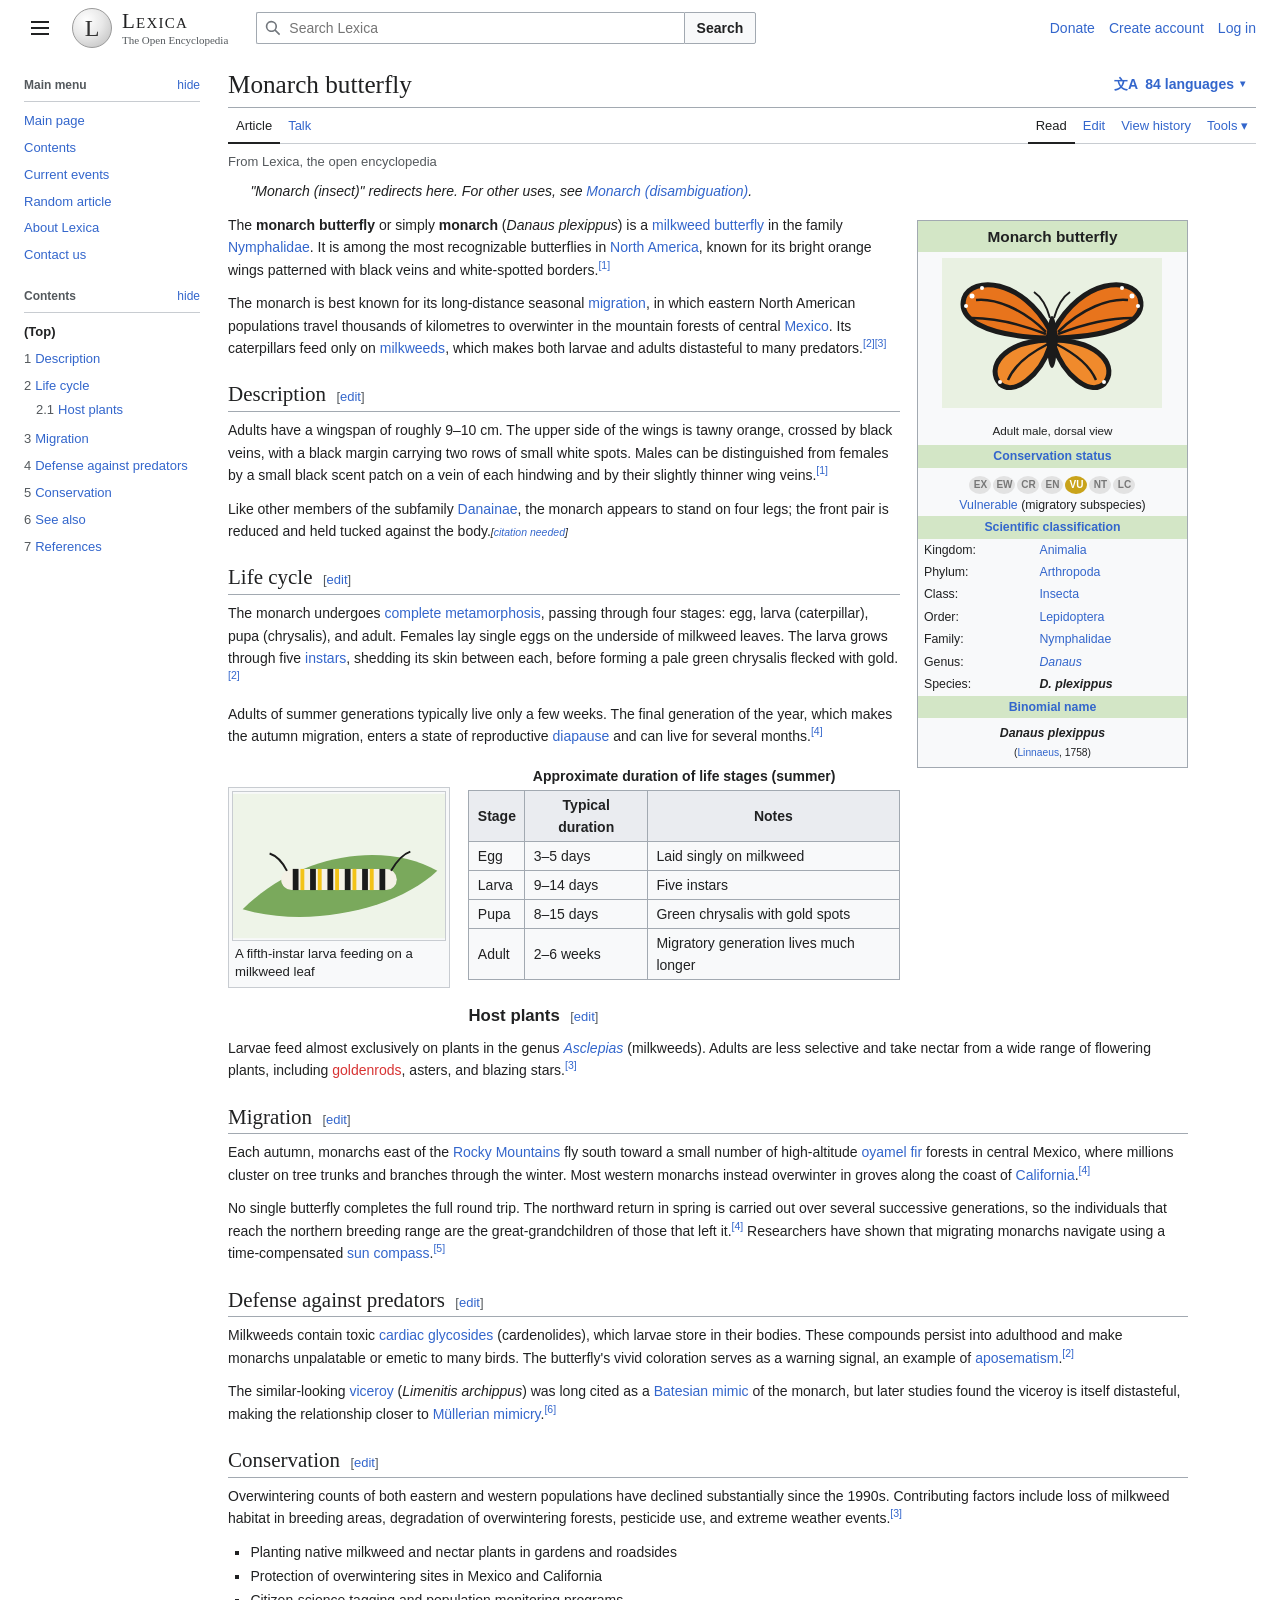
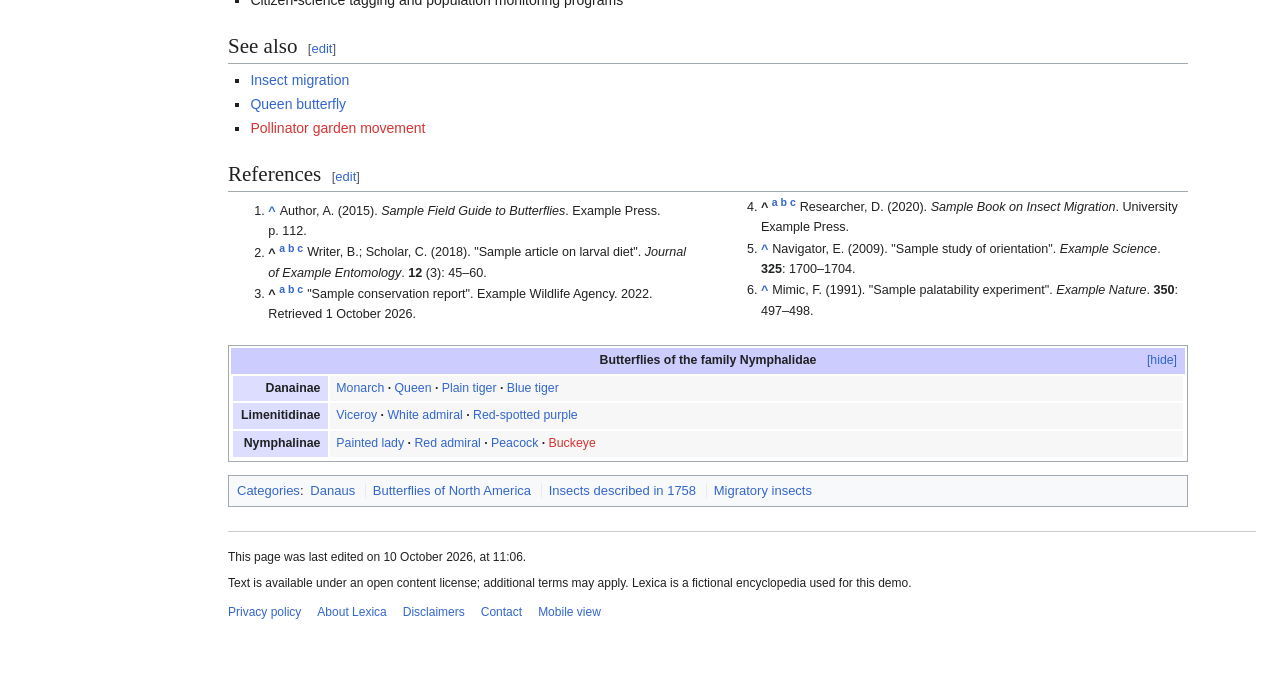
<file: index.html>
<!doctype html>
<html lang="en"><head><meta charset="utf-8"><meta name="viewport" content="width=device-width, initial-scale=1"><meta http-equiv="refresh" content="0; url=wikipedia.html"><title>Wikipedia Clone</title></head><body><a href="wikipedia.html">Open the encyclopedia</a></body></html>
</file>
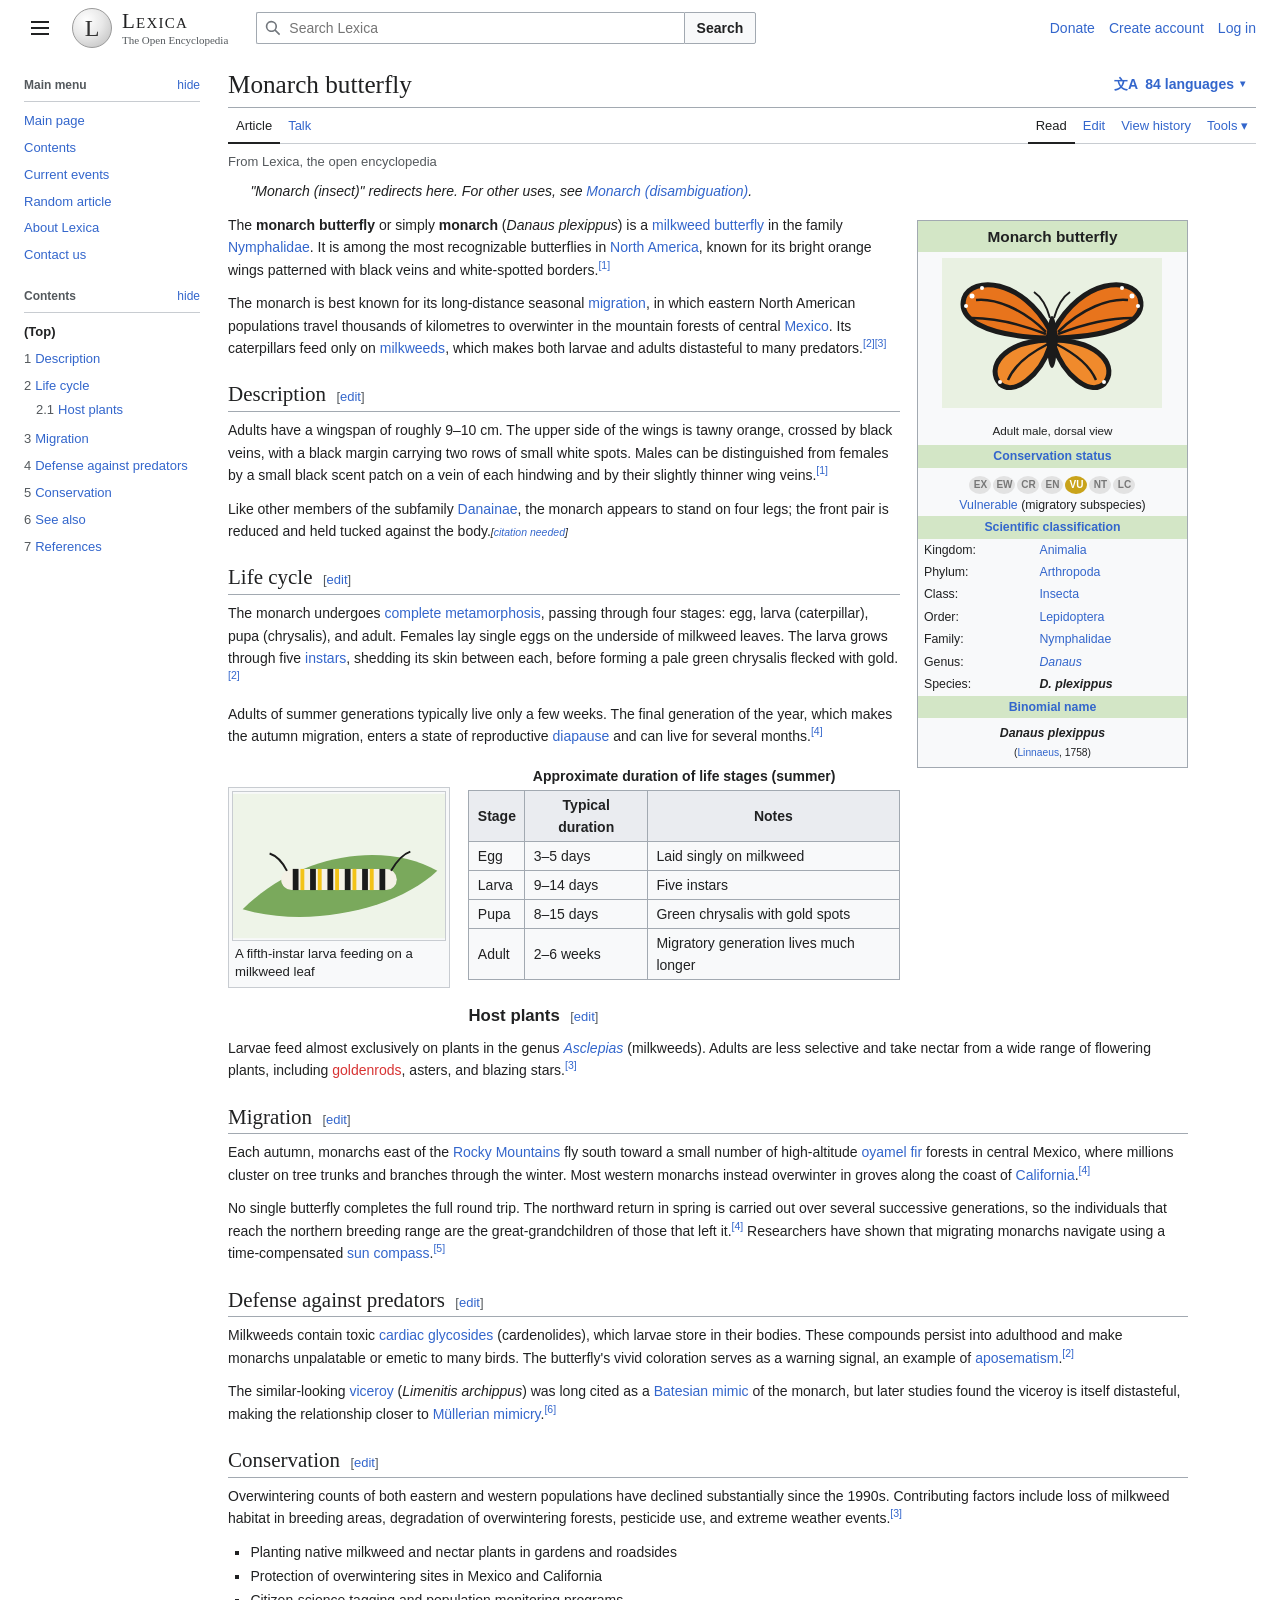
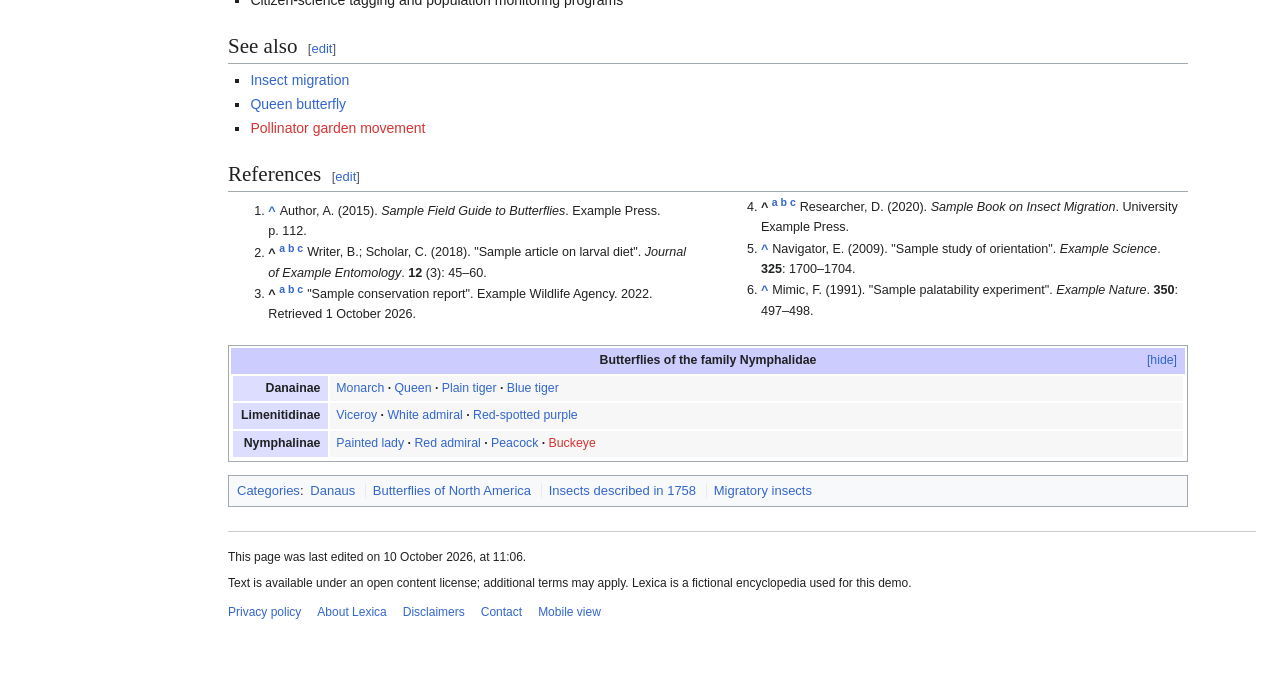
<file: wikipedia.html>
<!DOCTYPE html>
<html lang="en">
<head>
<meta charset="utf-8">
<meta name="viewport" content="width=device-width, initial-scale=1">
<title>Monarch butterfly - Lexica</title>
<link rel="stylesheet" href="stylewikipedia.css">
</head>
<body>
<div class="page">

  <!-- Header -->
  <header class="header">
    <div class="hamburger" title="Main menu"><span></span></div>
    <a class="logo" href="#">
      <div class="logo-mark">L</div>
      <div class="logo-text">
        <div class="wordmark">Lexica</div>
        <div class="tagline">The Open Encyclopedia</div>
      </div>
    </a>
    <form class="search" onsubmit="return false">
      <input type="search" placeholder="Search Lexica" aria-label="Search Lexica">
      <button type="submit">Search</button>
    </form>
    <div class="user-links">
      <a href="#" class="hide-sm">Donate</a>
      <a href="#" class="hide-sm">Create account</a>
      <a href="#">Log in</a>
    </div>
  </header>

  <div class="layout">

    <!-- Left sidebar: main menu + contents -->
    <aside class="sidebar">
      <nav>
        <h3>Main menu <span class="pin">hide</span></h3>
        <ul>
          <li><a href="#">Main page</a></li>
          <li><a href="#">Contents</a></li>
          <li><a href="#">Current events</a></li>
          <li><a href="#">Random article</a></li>
          <li><a href="#">About Lexica</a></li>
          <li><a href="#">Contact us</a></li>
        </ul>

        <div class="toc">
          <h3>Contents <span class="pin">hide</span></h3>
          <ul>
            <li><a href="#top" class="active">(Top)</a></li>
            <li><a href="#Description"><span class="num">1</span>Description</a></li>
            <li><a href="#Life_cycle"><span class="num">2</span>Life cycle</a>
              <ul>
                <li><a href="#Host_plants"><span class="num">2.1</span>Host plants</a></li>
              </ul>
            </li>
            <li><a href="#Migration"><span class="num">3</span>Migration</a></li>
            <li><a href="#Defense"><span class="num">4</span>Defense against predators</a></li>
            <li><a href="#Conservation"><span class="num">5</span>Conservation</a></li>
            <li><a href="#See_also"><span class="num">6</span>See also</a></li>
            <li><a href="#References"><span class="num">7</span>References</a></li>
          </ul>
        </div>
      </nav>
    </aside>

    <!-- Article -->
    <main id="top">
      <div class="title-bar">
        <h1 class="firstHeading">Monarch butterfly</h1>
        <span class="lang-btn">文A&nbsp; 84 languages</span>
      </div>

      <div class="tabs">
        <ul>
          <li class="selected"><a href="#">Article</a></li>
          <li><a href="#">Talk</a></li>
        </ul>
        <ul>
          <li class="selected"><a href="#">Read</a></li>
          <li><a href="#">Edit</a></li>
          <li><a href="#">View history</a></li>
          <li><a href="#">Tools ▾</a></li>
        </ul>
      </div>

      <div class="content-wrap">
        <div class="body-content">
          <div class="tagline-from">From Lexica, the open encyclopedia</div>
          <div class="hatnote">"Monarch (insect)" redirects here. For other uses, see <a href="#">Monarch (disambiguation)</a>.</div>

          <!-- Infobox -->
          <table class="infobox">
            <tr><th colspan="2" class="ib-title">Monarch butterfly</th></tr>
            <tr><td colspan="2" class="ib-image">
              <svg viewBox="0 0 220 150" width="220" height="150" role="img" aria-label="Illustration of a monarch butterfly">
                <rect width="220" height="150" fill="#e9f1e2"/>
                <g stroke="#1b1b1b" stroke-width="5" stroke-linejoin="round">
                  <path d="M108 72 C80 20, 30 18, 22 40 C16 60, 40 78, 106 80 Z" fill="#e8741c"/>
                  <path d="M112 72 C140 20, 190 18, 198 40 C204 60, 180 78, 114 80 Z" fill="#e8741c"/>
                  <path d="M106 82 C60 84, 44 110, 58 126 C72 138, 98 118, 108 88 Z" fill="#f08a2c"/>
                  <path d="M114 82 C160 84, 176 110, 162 126 C148 138, 122 118, 112 88 Z" fill="#f08a2c"/>
                </g>
                <g stroke="#1b1b1b" stroke-width="2.5" fill="none">
                  <path d="M104 74 C80 50, 52 40, 34 42"/><path d="M104 76 C78 66, 52 60, 30 60"/>
                  <path d="M116 74 C140 50, 168 40, 186 42"/><path d="M116 76 C142 66, 168 60, 190 60"/>
                  <path d="M106 86 C86 96, 72 108, 66 122"/><path d="M114 86 C134 96, 148 108, 154 122"/>
                </g>
                <g fill="#fff">
                  <circle cx="30" cy="38" r="2.5"/><circle cx="24" cy="48" r="2"/><circle cx="40" cy="30" r="2"/>
                  <circle cx="190" cy="38" r="2.5"/><circle cx="196" cy="48" r="2"/><circle cx="180" cy="30" r="2"/>
                  <circle cx="58" cy="124" r="2"/><circle cx="162" cy="124" r="2"/>
                </g>
                <ellipse cx="110" cy="84" rx="5" ry="26" fill="#1b1b1b"/>
                <path d="M108 60 C104 46, 98 38, 92 34 M112 60 C116 46, 122 38, 128 34" stroke="#1b1b1b" stroke-width="2" fill="none"/>
              </svg>
            </td></tr>
            <tr><td colspan="2" class="ib-caption">Adult male, dorsal view</td></tr>
            <tr><th colspan="2" class="ib-section"><a href="#">Conservation status</a></th></tr>
            <tr><td colspan="2" class="ib-status">
              <div class="status-bar"><span>EX</span><span>EW</span><span>CR</span><span>EN</span><span class="on">VU</span><span>NT</span><span>LC</span></div>
              <a href="#">Vulnerable</a> (migratory subspecies)
            </td></tr>
            <tr><th colspan="2" class="ib-section"><a href="#">Scientific classification</a></th></tr>
            <tr><td>Kingdom:</td><td><a href="#">Animalia</a></td></tr>
            <tr><td>Phylum:</td><td><a href="#">Arthropoda</a></td></tr>
            <tr><td>Class:</td><td><a href="#">Insecta</a></td></tr>
            <tr><td>Order:</td><td><a href="#">Lepidoptera</a></td></tr>
            <tr><td>Family:</td><td><a href="#">Nymphalidae</a></td></tr>
            <tr><td>Genus:</td><td><a href="#"><i>Danaus</i></a></td></tr>
            <tr><td>Species:</td><td><b><i>D. plexippus</i></b></td></tr>
            <tr><th colspan="2" class="ib-section"><a href="#">Binomial name</a></th></tr>
            <tr><td colspan="2" class="binomial"><b><i>Danaus plexippus</i></b><br><small>(<a href="#">Linnaeus</a>, 1758)</small></td></tr>
          </table>

          <p>The <b>monarch butterfly</b> or simply <b>monarch</b> (<i>Danaus plexippus</i>) is a <a href="#">milkweed butterfly</a> in the family <a href="#">Nymphalidae</a>. It is among the most recognizable butterflies in <a href="#">North America</a>, known for its bright orange wings patterned with black veins and white-spotted borders.<sup class="reference"><a href="#cite-1">[1]</a></sup></p>

          <p>The monarch is best known for its long-distance seasonal <a href="#Migration">migration</a>, in which eastern North American populations travel thousands of kilometres to overwinter in the mountain forests of central <a href="#">Mexico</a>. Its caterpillars feed only on <a href="#">milkweeds</a>, which makes both larvae and adults distasteful to many predators.<sup class="reference"><a href="#cite-2">[2]</a></sup><sup class="reference"><a href="#cite-3">[3]</a></sup></p>

          <h2 id="Description">Description<span class="editsection">[<a href="#">edit</a>]</span></h2>
          <p>Adults have a wingspan of roughly 9–10&nbsp;cm. The upper side of the wings is tawny orange, crossed by black veins, with a black margin carrying two rows of small white spots. Males can be distinguished from females by a small black scent patch on a vein of each hindwing and by their slightly thinner wing veins.<sup class="reference"><a href="#cite-1">[1]</a></sup></p>
          <p>Like other members of the subfamily <a href="#">Danainae</a>, the monarch appears to stand on four legs; the front pair is reduced and held tucked against the body.<span class="citation-needed">[<a href="#">citation needed</a>]</span></p>

          <h2 id="Life_cycle">Life cycle<span class="editsection">[<a href="#">edit</a>]</span></h2>
          <div class="thumb left">
            <svg class="img" viewBox="0 0 220 150" aria-label="Illustration of a monarch caterpillar on a leaf">
              <rect width="220" height="150" fill="#eef4e8"/>
              <path d="M10 120 C70 60, 160 50, 212 80 C170 120, 80 140, 10 120 Z" fill="#7aa95c"/>
              <g>
                <rect x="50" y="78" width="120" height="22" rx="11" fill="#f4f1e6"/>
                <g fill="#1b1b1b"><rect x="62" y="78" width="6" height="22"/><rect x="80" y="78" width="6" height="22"/><rect x="98" y="78" width="6" height="22"/><rect x="116" y="78" width="6" height="22"/><rect x="134" y="78" width="6" height="22"/><rect x="152" y="78" width="6" height="22"/></g>
                <g fill="#f2c318"><rect x="70" y="78" width="4" height="22"/><rect x="88" y="78" width="4" height="22"/><rect x="106" y="78" width="4" height="22"/><rect x="124" y="78" width="4" height="22"/><rect x="142" y="78" width="4" height="22"/></g>
                <path d="M164 80 C172 66, 178 62, 184 60 M56 80 C50 68, 44 64, 38 62" stroke="#1b1b1b" stroke-width="2" fill="none"/>
              </g>
            </svg>
            <div class="cap">A fifth-instar larva feeding on a milkweed leaf</div>
          </div>
          <p>The monarch undergoes <a href="#">complete metamorphosis</a>, passing through four stages: egg, larva (caterpillar), pupa (chrysalis), and adult. Females lay single eggs on the underside of milkweed leaves. The larva grows through five <a href="#">instars</a>, shedding its skin between each, before forming a pale green chrysalis flecked with gold.<sup class="reference"><a href="#cite-2">[2]</a></sup></p>
          <p>Adults of summer generations typically live only a few weeks. The final generation of the year, which makes the autumn migration, enters a state of reproductive <a href="#">diapause</a> and can live for several months.<sup class="reference"><a href="#cite-4">[4]</a></sup></p>

          <table class="wikitable">
            <caption>Approximate duration of life stages (summer)</caption>
            <tr><th>Stage</th><th>Typical duration</th><th>Notes</th></tr>
            <tr><td>Egg</td><td>3–5 days</td><td>Laid singly on milkweed</td></tr>
            <tr><td>Larva</td><td>9–14 days</td><td>Five instars</td></tr>
            <tr><td>Pupa</td><td>8–15 days</td><td>Green chrysalis with gold spots</td></tr>
            <tr><td>Adult</td><td>2–6 weeks</td><td>Migratory generation lives much longer</td></tr>
          </table>

          <h3 id="Host_plants">Host plants<span class="editsection">[<a href="#">edit</a>]</span></h3>
          <p>Larvae feed almost exclusively on plants in the genus <a href="#"><i>Asclepias</i></a> (milkweeds). Adults are less selective and take nectar from a wide range of flowering plants, including <a href="#" class="new">goldenrods</a>, asters, and blazing stars.<sup class="reference"><a href="#cite-3">[3]</a></sup></p>

          <h2 id="Migration">Migration<span class="editsection">[<a href="#">edit</a>]</span></h2>
          <p>Each autumn, monarchs east of the <a href="#">Rocky Mountains</a> fly south toward a small number of high-altitude <a href="#">oyamel fir</a> forests in central Mexico, where millions cluster on tree trunks and branches through the winter. Most western monarchs instead overwinter in groves along the coast of <a href="#">California</a>.<sup class="reference"><a href="#cite-4">[4]</a></sup></p>
          <p>No single butterfly completes the full round trip. The northward return in spring is carried out over several successive generations, so the individuals that reach the northern breeding range are the great-grandchildren of those that left it.<sup class="reference"><a href="#cite-4">[4]</a></sup> Researchers have shown that migrating monarchs navigate using a time-compensated <a href="#">sun compass</a>.<sup class="reference"><a href="#cite-5">[5]</a></sup></p>

          <h2 id="Defense">Defense against predators<span class="editsection">[<a href="#">edit</a>]</span></h2>
          <p>Milkweeds contain toxic <a href="#">cardiac glycosides</a> (cardenolides), which larvae store in their bodies. These compounds persist into adulthood and make monarchs unpalatable or emetic to many birds. The butterfly's vivid coloration serves as a warning signal, an example of <a href="#">aposematism</a>.<sup class="reference"><a href="#cite-2">[2]</a></sup></p>
          <p>The similar-looking <a href="#">viceroy</a> (<i>Limenitis archippus</i>) was long cited as a <a href="#">Batesian mimic</a> of the monarch, but later studies found the viceroy is itself distasteful, making the relationship closer to <a href="#">Müllerian mimicry</a>.<sup class="reference"><a href="#cite-6">[6]</a></sup></p>

          <h2 id="Conservation">Conservation<span class="editsection">[<a href="#">edit</a>]</span></h2>
          <p>Overwintering counts of both eastern and western populations have declined substantially since the 1990s. Contributing factors include loss of milkweed habitat in breeding areas, degradation of overwintering forests, pesticide use, and extreme weather events.<sup class="reference"><a href="#cite-3">[3]</a></sup></p>
          <ul>
            <li>Planting native milkweed and nectar plants in gardens and roadsides</li>
            <li>Protection of overwintering sites in Mexico and California</li>
            <li>Citizen-science tagging and population monitoring programs</li>
          </ul>

          <h2 id="See_also">See also<span class="editsection">[<a href="#">edit</a>]</span></h2>
          <ul>
            <li><a href="#">Insect migration</a></li>
            <li><a href="#">Queen butterfly</a></li>
            <li><a href="#" class="new">Pollinator garden movement</a></li>
          </ul>

          <h2 id="References">References<span class="editsection">[<a href="#">edit</a>]</span></h2>
          <div class="reflist">
            <ol>
              <li id="cite-1"><span class="caret"><a href="#top">^</a></span><cite>Author, A. (2015). <i>Sample Field Guide to Butterflies</i>. Example Press. p.&nbsp;112.</cite></li>
              <li id="cite-2"><span class="caret">^ <sup><a href="#top">a</a> <a href="#top">b</a> <a href="#top">c</a></sup></span><cite>Writer, B.; Scholar, C. (2018). "Sample article on larval diet". <i>Journal of Example Entomology</i>. <b>12</b> (3): 45–60.</cite></li>
              <li id="cite-3"><span class="caret">^ <sup><a href="#top">a</a> <a href="#top">b</a> <a href="#top">c</a></sup></span><cite>"Sample conservation report". Example Wildlife Agency. 2022. Retrieved 1 October 2026.</cite></li>
              <li id="cite-4"><span class="caret">^ <sup><a href="#top">a</a> <a href="#top">b</a> <a href="#top">c</a></sup></span><cite>Researcher, D. (2020). <i>Sample Book on Insect Migration</i>. University Example Press.</cite></li>
              <li id="cite-5"><span class="caret"><a href="#top">^</a></span><cite>Navigator, E. (2009). "Sample study of orientation". <i>Example Science</i>. <b>325</b>: 1700–1704.</cite></li>
              <li id="cite-6"><span class="caret"><a href="#top">^</a></span><cite>Mimic, F. (1991). "Sample palatability experiment". <i>Example Nature</i>. <b>350</b>: 497–498.</cite></li>
            </ol>
          </div>

          <!-- Navbox -->
          <div class="navbox">
            <details open>
              <summary>Butterflies of the family Nymphalidae</summary>
              <table>
                <tr><th>Danainae</th><td><a href="#">Monarch</a><span class="sep"></span><a href="#">Queen</a><span class="sep"></span><a href="#">Plain tiger</a><span class="sep"></span><a href="#">Blue tiger</a></td></tr>
                <tr><th>Limenitidinae</th><td><a href="#">Viceroy</a><span class="sep"></span><a href="#">White admiral</a><span class="sep"></span><a href="#">Red-spotted purple</a></td></tr>
                <tr><th>Nymphalinae</th><td><a href="#">Painted lady</a><span class="sep"></span><a href="#">Red admiral</a><span class="sep"></span><a href="#">Peacock</a><span class="sep"></span><a href="#" class="new">Buckeye</a></td></tr>
              </table>
            </details>
          </div>

          <div class="catlinks">
            <a href="#">Categories</a>:
            <ul>
              <li><a href="#">Danaus</a></li>
              <li><a href="#">Butterflies of North America</a></li>
              <li><a href="#">Insects described in 1758</a></li>
              <li><a href="#">Migratory insects</a></li>
            </ul>
          </div>
        </div>
      </div>

      <footer>
        <p>This page was last edited on 10 October 2026, at 11:06.</p>
        <p>Text is available under an open content license; additional terms may apply. Lexica is a fictional encyclopedia used for this demo.</p>
        <ul>
          <li><a href="#">Privacy policy</a></li>
          <li><a href="#">About Lexica</a></li>
          <li><a href="#">Disclaimers</a></li>
          <li><a href="#">Contact</a></li>
          <li><a href="#">Mobile view</a></li>
        </ul>
      </footer>
    </main>
  </div>
</div>
</body>
</html>
</file>
<file: stylewikipedia.css>
/* ---------- Base ---------- */
:root {
  --text: #202122;
  --muted: #54595d;
  --link: #3366cc;
  --link-visited: #795cb2;
  --link-new: #d73333;
  --border: #a2a9b1;
  --border-light: #c8ccd1;
  --border-faint: #eaecf0;
  --bg: #ffffff;
  --bg-page: #f8f9fa;
  --bg-box: #f8f9fa;
  --bg-head: #eaecf0;
  --serif: 'Linux Libertine', 'Georgia', 'Times', 'Source Serif Pro', serif;
  --sans: -apple-system, BlinkMacSystemFont, 'Segoe UI', Roboto, Lato, Helvetica, Arial, sans-serif;
}
* { box-sizing: border-box; }
html { font-size: 100%; }
body {
  margin: 0;
  background: var(--bg-page);
  color: var(--text);
  font-family: var(--sans);
  font-size: 0.875rem;
  line-height: 1.6;
}
a { color: var(--link); text-decoration: none; }
a:hover { text-decoration: underline; }
a:visited { color: var(--link-visited); }
a.new, a.new:visited { color: var(--link-new); }
sup, sub { line-height: 1; }

/* ---------- Page frame ---------- */
.page {
  max-width: 1596px;
  margin: 0 auto;
  background: var(--bg);
  min-height: 100vh;
  padding: 0 24px;
}

/* ---------- Header ---------- */
.header {
  display: flex;
  align-items: center;
  gap: 16px;
  height: 56px;
}
.hamburger {
  width: 32px; height: 32px;
  display: grid; place-items: center;
  border-radius: 2px;
  cursor: pointer;
}
.hamburger:hover { background: var(--border-faint); }
.hamburger span, .hamburger span::before, .hamburger span::after {
  display: block; width: 18px; height: 2px; background: var(--text); position: relative;
}
.hamburger span::before, .hamburger span::after { content: ""; position: absolute; left: 0; }
.hamburger span::before { top: -6px; }
.hamburger span::after { top: 6px; }

.logo { display: flex; align-items: center; gap: 10px; color: var(--text); }
.logo:hover, .logo:visited { text-decoration: none; color: var(--text); }
.logo-mark {
  width: 40px; height: 40px; border-radius: 50%;
  background: radial-gradient(circle at 35% 30%, #fff 0%, #e8e8e8 45%, #b9b9b9 100%);
  border: 1px solid #9a9a9a;
  display: grid; place-items: center;
  font-family: var(--serif); font-size: 24px; color: #333;
}
.logo-text { line-height: 1.1; }
.logo-text .wordmark { font-family: var(--serif); font-size: 21px; letter-spacing: 0.06em; font-variant: small-caps; }
.logo-text .tagline { font-family: var(--serif); font-size: 11px; color: var(--muted); }

.search {
  flex: 1; max-width: 500px; display: flex; margin-left: 12px;
}
.search input {
  flex: 1; height: 32px; padding: 0 8px 0 32px;
  border: 1px solid var(--border); border-right: 0; border-radius: 2px 0 0 2px;
  font: inherit;
  background: #fff url("data:image/svg+xml,%3Csvg xmlns='http://www.w3.org/2000/svg' width='20' height='20' viewBox='0 0 20 20'%3E%3Cg fill='%2372777d'%3E%3Cpath d='M12.2 13.6a7 7 0 111.4-1.4l5.4 5.4-1.4 1.4zM3 8a5 5 0 1010 0A5 5 0 003 8'/%3E%3C/g%3E%3C/svg%3E") no-repeat 8px center / 16px;
}
.search input:focus { outline: none; border-color: var(--link); box-shadow: inset 0 0 0 1px var(--link); }
.search button {
  height: 32px; padding: 0 12px;
  border: 1px solid var(--border); background: var(--bg-box);
  font: inherit; font-weight: 700; color: var(--text);
  border-radius: 0 2px 2px 0; cursor: pointer;
}
.search button:hover { background: #fff; }
.user-links { margin-left: auto; display: flex; gap: 14px; align-items: center; white-space: nowrap; }

/* ---------- Layout grid ---------- */
.layout {
  display: grid;
  grid-template-columns: 176px minmax(0, 1fr);
  column-gap: 28px;
}
.sidebar { padding-top: 20px; font-size: 0.8125rem; }
.sidebar nav { position: sticky; top: 16px; }
.sidebar h3, .toc h3 {
  margin: 0 0 6px; padding-bottom: 6px;
  font-size: 0.75rem; font-weight: 700; color: var(--muted);
  border-bottom: 1px solid var(--border-light);
  display: flex; justify-content: space-between;
}
.sidebar h3 .pin { font-weight: 400; color: var(--link); }
.sidebar ul, .toc ul { list-style: none; margin: 0 0 18px; padding: 0; }
.sidebar li { padding: 3px 0; }

.toc { margin-top: 18px; font-size: 0.8125rem; }
.toc li { padding: 3px 0; }
.toc ul ul { margin: 0; padding-left: 12px; }
.toc a.active { color: var(--text); font-weight: 700; }
.toc .num { color: var(--muted); margin-right: 4px; }

/* ---------- Main ---------- */
main { min-width: 0; padding-bottom: 24px; }
.title-bar {
  display: flex; align-items: flex-end; justify-content: space-between;
  border-bottom: 1px solid var(--border);
  margin-top: 12px;
}
h1.firstHeading {
  font-family: var(--serif); font-weight: 400; font-size: 1.8em;
  line-height: 1.375; margin: 0 0 4px;
}
.lang-btn {
  display: inline-flex; align-items: center; gap: 6px;
  margin-bottom: 6px; padding: 4px 10px;
  border: 1px solid transparent; border-radius: 2px;
  font-weight: 700; color: var(--link); cursor: pointer; white-space: nowrap;
}
.lang-btn:hover { background: var(--bg-box); border-color: var(--border-light); }
.lang-btn::after { content: "▾"; font-size: 10px; }

.tabs {
  display: flex; justify-content: space-between;
  border-bottom: 1px solid var(--border-light);
  font-size: 0.8125rem;
}
.tabs ul { display: flex; list-style: none; margin: 0; padding: 0; }
.tabs li a { display: block; padding: 8px 8px 6px; margin-bottom: -1px; border-bottom: 2px solid transparent; }
.tabs li.selected a { color: var(--text); border-bottom-color: var(--text); }
.tabs li a:hover { text-decoration: none; border-bottom-color: var(--link); }

.content-wrap {
  display: grid;
  grid-template-columns: minmax(0, 1fr);
}
.body-content { font-size: 0.875rem; max-width: 960px; }
.tagline-from { color: var(--muted); font-size: 0.8125rem; margin: 8px 0 4px; }
.hatnote { font-style: italic; padding-left: 1.6em; margin: 0.5em 0 0.8em; }
.hatnote a { font-style: italic; }

.body-content p { margin: 0.5em 0 0.8em; }
.body-content h2 {
  font-family: var(--serif); font-weight: 400; font-size: 1.5em;
  line-height: 1.375; margin: 1em 0 0.25em; padding-bottom: 2px;
  border-bottom: 1px solid var(--border);
  overflow: hidden;
}
.body-content h3 { font-size: 1.2em; font-weight: 700; margin: 0.4em 0 0; padding-top: 0.5em; }
.editsection { font-family: var(--sans); font-size: 0.8125rem; font-weight: 400; margin-left: 0.8em; color: var(--muted); }
.body-content ul { margin: 0.3em 0 0 1.6em; padding: 0; list-style: square; }
.body-content li { margin-bottom: 0.1em; }

sup.reference { font-size: 0.75em; font-weight: 400; white-space: nowrap; }
.citation-needed { font-size: 0.75em; font-style: italic; }

/* ---------- Infobox ---------- */
.infobox {
  float: right; clear: right;
  width: 22em; margin: 0.5em 0 1em 1.4em; padding: 3px;
  border: 1px solid var(--border); background: var(--bg-box);
  font-size: 88%; line-height: 1.5;
  border-collapse: collapse;
}
.infobox th, .infobox td { padding: 2px 6px; vertical-align: top; text-align: left; }
.infobox .ib-title {
  text-align: center; font-size: 125%; font-weight: 700;
  background: #d3e6c6; padding: 4px;
}
.infobox .ib-section { text-align: center; background: #d3e6c6; font-weight: 700; }
.infobox .ib-image { text-align: center; padding: 6px 4px; }
.infobox .ib-caption { text-align: center; font-size: 95%; padding-bottom: 6px; }
.infobox .ib-status { text-align: center; }
.status-bar {
  display: flex; justify-content: center; gap: 2px; margin: 6px auto 2px;
  font-size: 10px; font-weight: 700;
}
.status-bar span { width: 22px; height: 18px; display: grid; place-items: center; border-radius: 50%; background: #e2e2e2; color: #777; }
.status-bar span.on { background: #c9a31a; color: #fff; }
.infobox td i { font-style: italic; }
.infobox .binomial { text-align: center; padding: 6px 0; }

/* ---------- Thumbnails ---------- */
.thumb {
  float: right; clear: right;
  margin: 0.5em 0 1.3em 1.4em;
  border: 1px solid var(--border-light); background: var(--bg-box);
  padding: 3px; width: 222px; font-size: 94%;
}
.thumb.left { float: left; margin: 0.5em 1.4em 1.3em 0; }
.thumb .img {
  width: 100%; height: 150px; border: 1px solid var(--border-light);
  display: block;
}
.thumb .cap { padding: 4px 3px 2px; line-height: 1.4; }

/* ---------- Tables ---------- */
table.wikitable {
  border-collapse: collapse; margin: 1em 0;
  background: var(--bg-box); color: var(--text);
  border: 1px solid var(--border);
}
.wikitable th, .wikitable td { border: 1px solid var(--border); padding: 0.2em 0.6em; }
.wikitable th { background: var(--bg-head); text-align: center; }
.wikitable caption { font-weight: 700; padding: 0.2em; }

/* ---------- References ---------- */
.reflist { font-size: 90%; column-width: 30em; column-gap: 2em; }
.reflist ol { margin: 0.3em 0 0.5em 3.2em; padding: 0; }
.reflist li { margin-bottom: 0.1em; break-inside: avoid; }
.reflist .caret { font-weight: 700; margin-right: 4px; }
.reflist cite { font-style: normal; }

/* ---------- Navbox ---------- */
.navbox {
  clear: both; margin-top: 1.5em;
  border: 1px solid var(--border); padding: 2px; font-size: 88%;
  background: #fff;
}
.navbox summary {
  list-style: none; cursor: pointer;
  background: #ccccff; text-align: center; font-weight: 700; padding: 3px 4em; position: relative;
}
.navbox summary::-webkit-details-marker { display: none; }
.navbox summary::after { content: "[hide]"; position: absolute; right: 8px; font-weight: 400; color: var(--link); }
.navbox details:not([open]) summary::after { content: "[show]"; }
.navbox table { width: 100%; border-spacing: 2px; }
.navbox th { background: #ddddff; text-align: right; padding: 3px 8px; white-space: nowrap; width: 1%; }
.navbox td { padding: 3px 6px; background: #f7f7f7; }
.navbox td .sep::before { content: " · "; font-weight: 700; }

/* ---------- Categories ---------- */
.catlinks {
  clear: both; margin-top: 1em; padding: 5px 8px;
  border: 1px solid var(--border); background: var(--bg-box); font-size: 0.8125rem;
}
.catlinks ul { display: inline; list-style: none; margin: 0; padding: 0; }
.catlinks li { display: inline; padding: 0 0.5em; border-left: 1px solid var(--border-faint); }
.catlinks li:first-child { border-left: 0; padding-left: 0.25em; }

/* ---------- Footer ---------- */
footer {
  border-top: 1px solid var(--border-light);
  margin-top: 2em; padding: 16px 0 32px;
  font-size: 0.75rem; color: var(--text);
}
footer p { margin: 0 0 6px; }
footer ul { list-style: none; margin: 10px 0 0; padding: 0; display: flex; flex-wrap: wrap; gap: 4px 16px; }

/* ---------- Responsive ---------- */
@media (max-width: 1000px) {
  .layout { grid-template-columns: minmax(0, 1fr); }
  .sidebar { display: none; }
  .user-links .hide-sm { display: none; }
}
@media (max-width: 640px) {
  .page { padding: 0 16px; }
  .logo-text { display: none; }
  .search { margin-left: 0; }
  .search button { display: none; }
  .search input { border-right: 1px solid var(--border); border-radius: 2px; }
  .user-links { display: none; }
  .infobox, .thumb, .thumb.left { float: none; width: 100%; margin: 0.8em 0; }
  .tabs { overflow-x: auto; }
  .tabs ul { flex-shrink: 0; }
  .wikitable { display: block; overflow-x: auto; }
  .navbox th { white-space: normal; }
}
</file>
